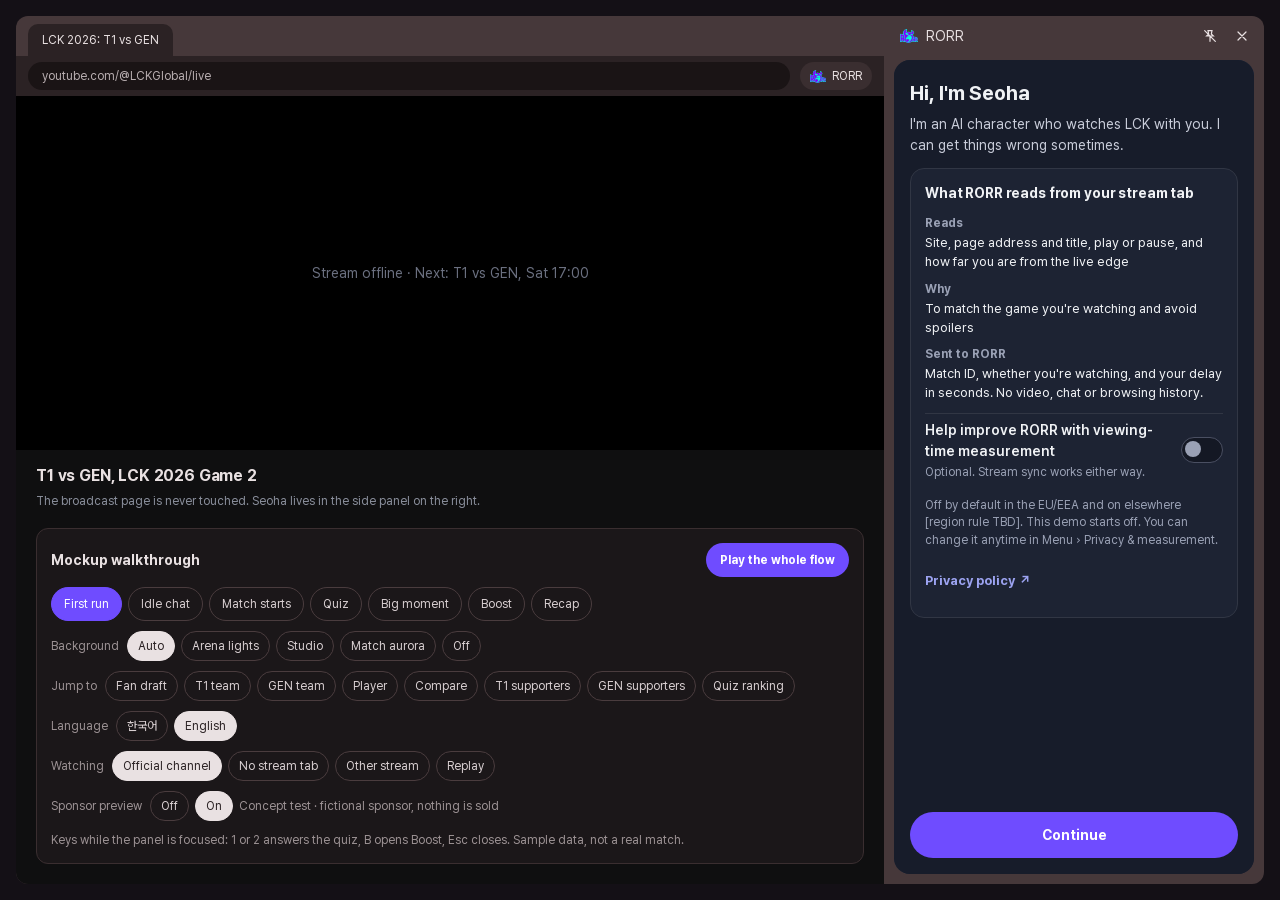
<file: index.html>
<!doctype html>
<html lang="ko">
<head>
<meta charset="utf-8">
<title>RORR Extension</title>
<meta http-equiv="refresh" content="0; url=mockup/">
<link rel="canonical" href="mockup/">
</head>
<body style="margin:0;background:#141016;color:#F0F2F5;font-family:system-ui,sans-serif;padding:24px">
<a href="mockup/" style="color:#8FC6FD">RORR Extension mockup</a>
</body>
</html>
</file>
